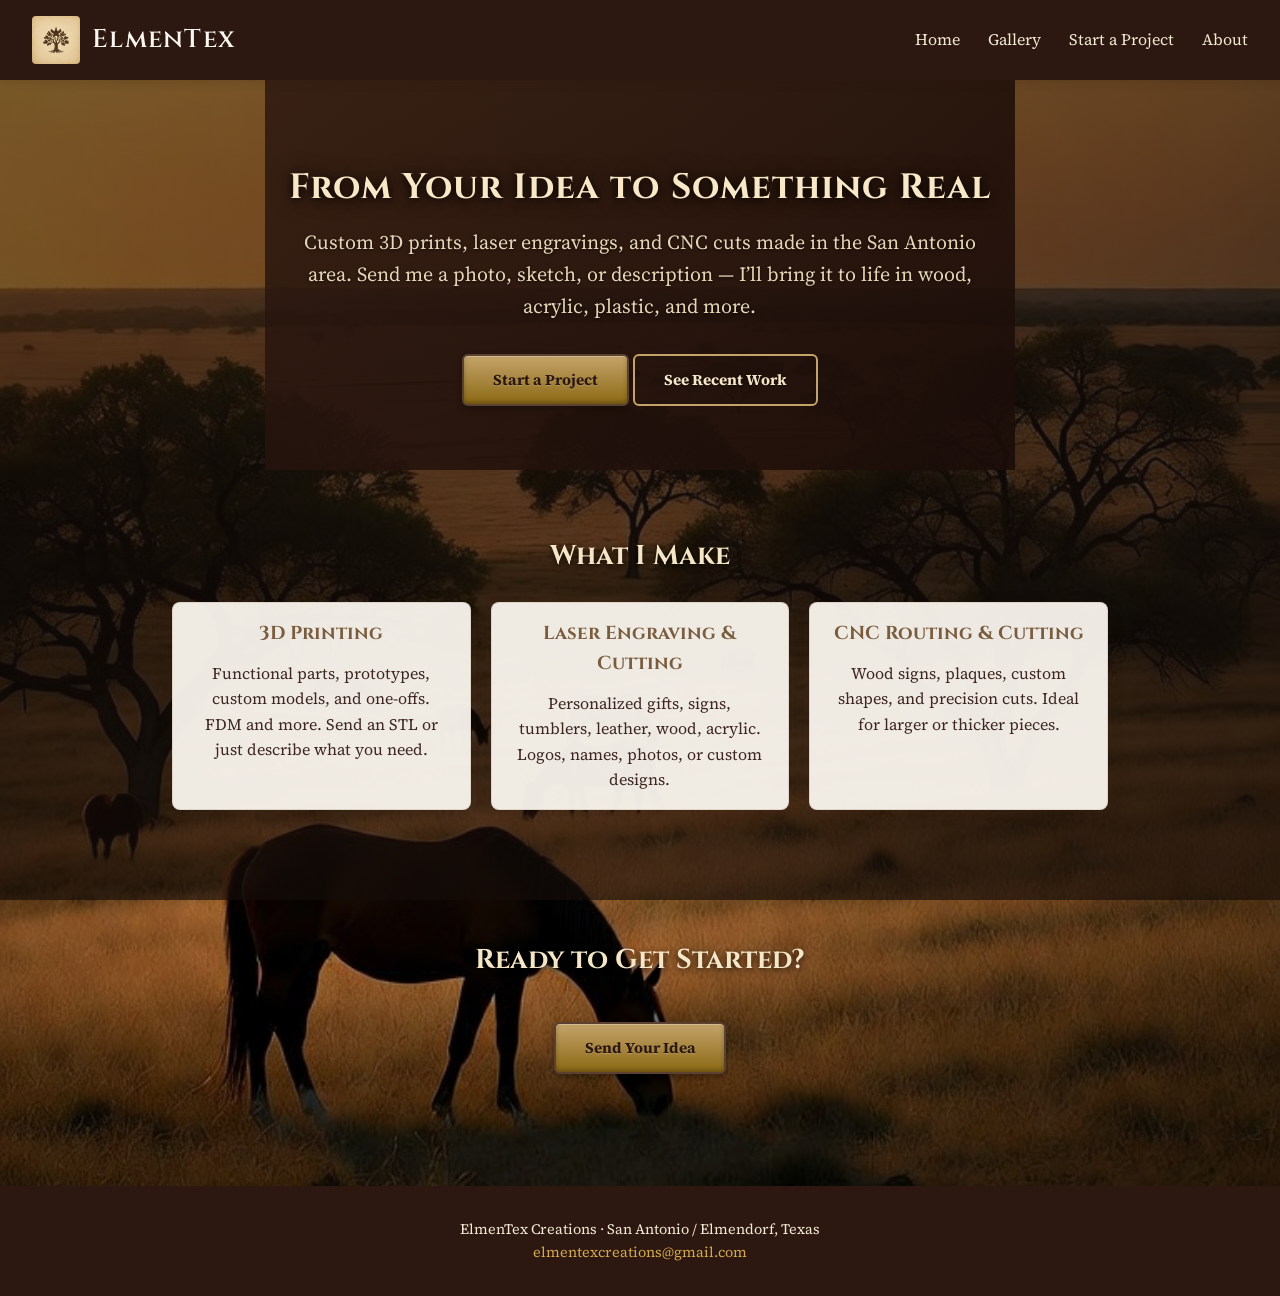
<file: index.html>
<!DOCTYPE html>
<html lang="en">
<head>
  <meta charset="UTF-8">
  <meta name="viewport" content="width=device-width, initial-scale=1.0">
  <title>ElmenTex Creations | Custom 3D Prints, Laser Engraving & CNC</title>
  <link rel="stylesheet" href="css/styles.css">
  <link rel="preconnect" href="https://fonts.googleapis.com">
  <link rel="preconnect" href="https://fonts.gstatic.com" crossorigin>
  <link href="https://fonts.googleapis.com/css2?family=Cinzel:wght@500;600;700&family=Source+Serif+4:opsz,wght@8..60,400;8..60,600&display=swap" rel="stylesheet">
</head>
<body>
  <header>
    <a href="index.html" class="logo">
      <img src="images/logo.jpg" alt="ElmenTex oak tree logo">
      <h1>ElmenTex</h1>
    </a>
    <nav>
      <a href="index.html">Home</a>
      <a href="gallery.html">Gallery</a>
      <a href="request.html">Start a Project</a>
      <a href="about.html">About</a>
    </nav>
  </header>

  <section class="hero">
    <h2>From Your Idea to Something Real</h2>
    <p>Custom 3D prints, laser engravings, and CNC cuts made in the San Antonio area. Send me a photo, sketch, or description — I’ll bring it to life in wood, acrylic, plastic, and more.</p>
    <a href="request.html" class="btn">Start a Project</a>
    <a href="gallery.html" class="btn btn-secondary">See Recent Work</a>
  </section>

  <section>
    <h2>What I Make</h2>
    <div class="services-grid">
      <div class="service-card">
        <h3>3D Printing</h3>
        <p>Functional parts, prototypes, custom models, and one-offs. FDM and more. Send an STL or just describe what you need.</p>
      </div>
      <div class="service-card">
        <h3>Laser Engraving & Cutting</h3>
        <p>Personalized gifts, signs, tumblers, leather, wood, acrylic. Logos, names, photos, or custom designs.</p>
      </div>
      <div class="service-card">
        <h3>CNC Routing & Cutting</h3>
        <p>Wood signs, plaques, custom shapes, and precision cuts. Ideal for larger or thicker pieces.</p>
      </div>
    </div>
  </section>

  <section style="text-align: center;">
    <h2>Ready to Get Started?</h2>
    <a href="request.html" class="btn" style="margin-top: 1.5rem;">Send Your Idea</a>
  </section>

  <footer>
    <p>ElmenTex Creations · San Antonio / Elmendorf, Texas</p>
    <p><a href="mailto:elmentexcreations@gmail.com">elmentexcreations@gmail.com</a></p>
  </footer>
</body>
</html>
</file>
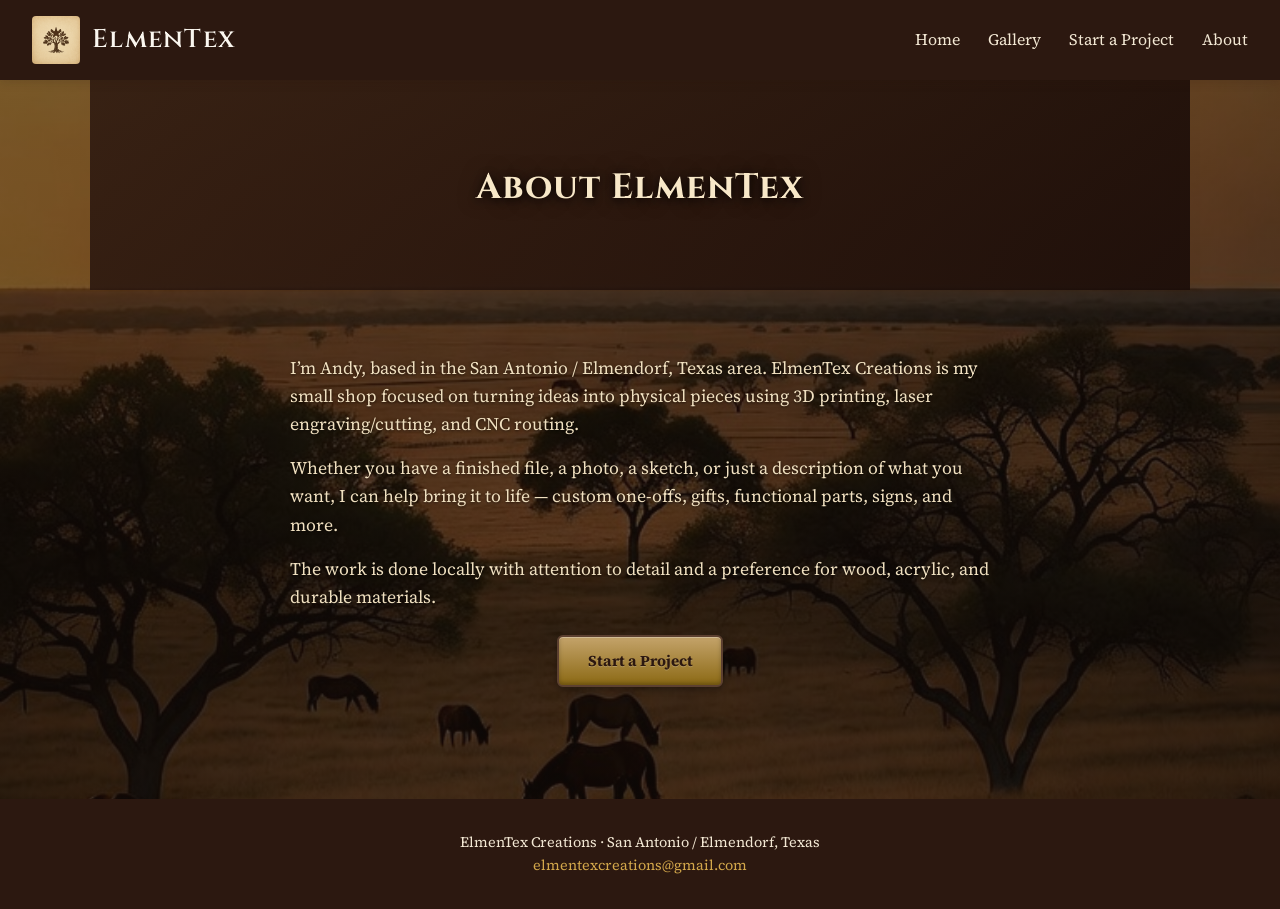
<file: about.html>
<!DOCTYPE html>
<html lang="en">
<head>
  <meta charset="UTF-8">
  <meta name="viewport" content="width=device-width, initial-scale=1.0">
  <title>About | ElmenTex Creations</title>
  <link rel="stylesheet" href="css/styles.css">
  <link href="https://fonts.googleapis.com/css2?family=Cinzel:wght@500;600&family=Source+Serif+4:opsz,wght@8..60,400&display=swap" rel="stylesheet">
</head>
<body>
  <header>
    <a href="index.html" class="logo">
      <img src="images/logo.jpg" alt="ElmenTex oak tree logo">
      <h1>ElmenTex</h1>
    </a>
    <nav>
      <a href="index.html">Home</a>
      <a href="gallery.html">Gallery</a>
      <a href="request.html">Start a Project</a>
      <a href="about.html">About</a>
    </nav>
  </header>

  <main>
    <section class="hero">
      <h2>About ElmenTex</h2>
    </section>

    <section>
      <div style="max-width: 700px; margin: 0 auto; font-size: 1.1rem;">
        <p>I’m Andy, based in the San Antonio / Elmendorf, Texas area. ElmenTex Creations is my small shop focused on turning ideas into physical pieces using 3D printing, laser engraving/cutting, and CNC routing.</p>
        <p style="margin-top: 1rem;">Whether you have a finished file, a photo, a sketch, or just a description of what you want, I can help bring it to life — custom one-offs, gifts, functional parts, signs, and more.</p>
        <p style="margin-top: 1rem;">The work is done locally with attention to detail and a preference for wood, acrylic, and durable materials.</p>
        <p style="margin-top: 1.5rem; text-align: center;"><a href="request.html" class="btn">Start a Project</a></p>
      </div>
    </section>
  </main>

  <footer>
    <p>ElmenTex Creations · San Antonio / Elmendorf, Texas</p>
    <p><a href="mailto:elmentexcreations@gmail.com">elmentexcreations@gmail.com</a></p>
  </footer>
</body>
</html>
</file>
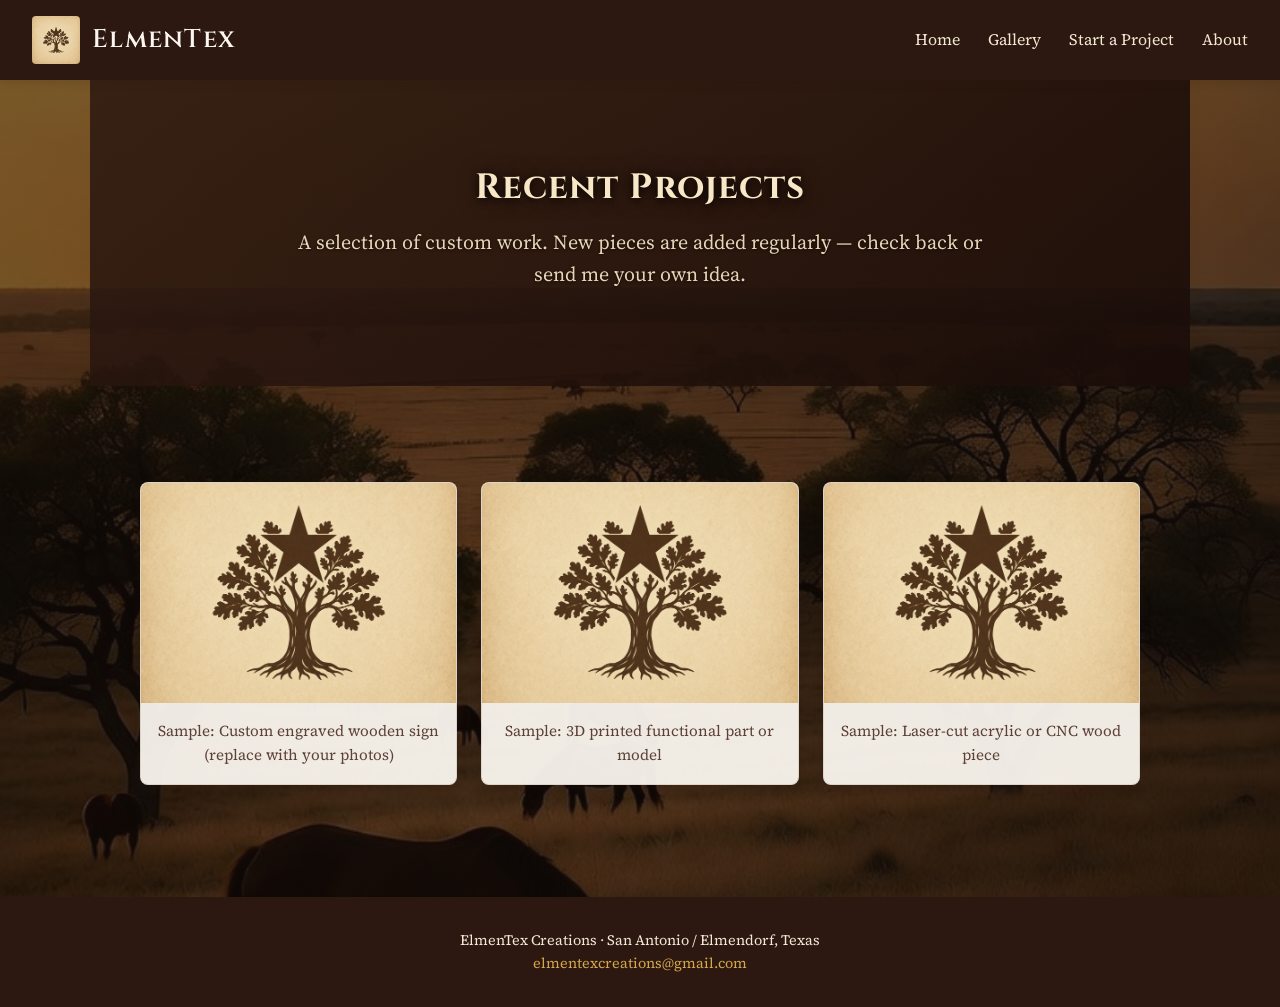
<file: gallery.html>
<!DOCTYPE html>
<html lang="en">
<head>
  <meta charset="UTF-8">
  <meta name="viewport" content="width=device-width, initial-scale=1.0">
  <title>Gallery | ElmenTex Creations</title>
  <link rel="stylesheet" href="css/styles.css">
  <link href="https://fonts.googleapis.com/css2?family=Cinzel:wght@500;600&family=Source+Serif+4:opsz,wght@8..60,400&display=swap" rel="stylesheet">
</head>
<body>
  <header>
    <a href="index.html" class="logo">
      <img src="images/logo.jpg" alt="ElmenTex oak tree logo">
      <h1>ElmenTex</h1>
    </a>
    <nav>
      <a href="index.html">Home</a>
      <a href="gallery.html">Gallery</a>
      <a href="request.html">Start a Project</a>
      <a href="about.html">About</a>
    </nav>
  </header>

  <main>
    <section class="hero">
      <h2>Recent Projects</h2>
      <p>A selection of custom work. New pieces are added regularly — check back or send me your own idea.</p>
    </section>

    <section style="text-align: center;">
      <div class="gallery-grid">
        <!-- Add new projects by copying a .gallery-item block and updating the image src + caption -->
        <!-- Place images in the /images/ folder (e.g. images/project1.jpg) -->

        <div class="gallery-item">
          <img src="images/logo.jpg" alt="Sample project placeholder">
          <p>Sample: Custom engraved wooden sign (replace with your photos)</p>
        </div>

        <div class="gallery-item">
          <img src="images/logo.jpg" alt="Sample project placeholder">
          <p>Sample: 3D printed functional part or model</p>
        </div>

        <div class="gallery-item">
          <img src="images/logo.jpg" alt="Sample project placeholder">
          <p>Sample: Laser-cut acrylic or CNC wood piece</p>
        </div>

        <!-- Add more items here as you complete projects -->
      </div>
    </section>
  </main>

  <footer>
    <p>ElmenTex Creations · San Antonio / Elmendorf, Texas</p>
    <p><a href="mailto:elmentexcreations@gmail.com">elmentexcreations@gmail.com</a></p>
  </footer>
</body>
</html>
</file>
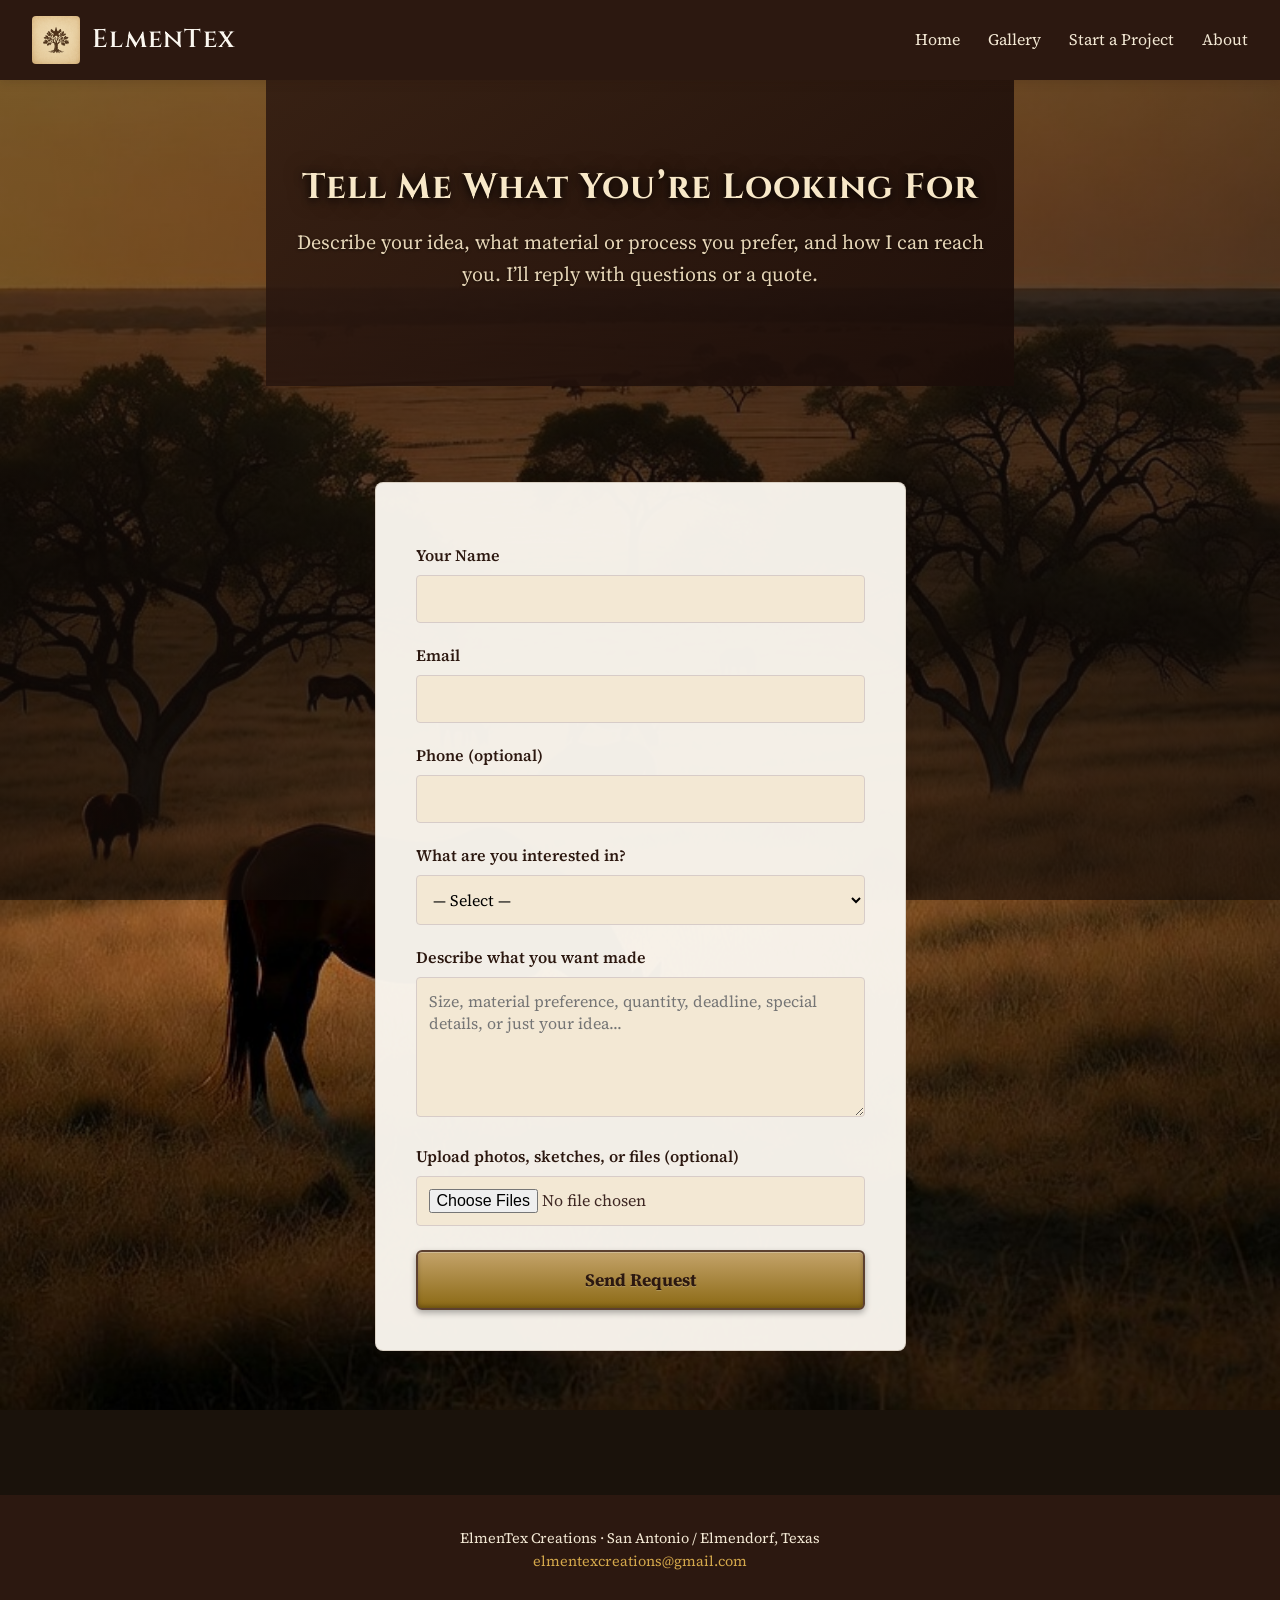
<file: request.html>
<!DOCTYPE html>
<html lang="en">
<head>
  <meta charset="UTF-8">
  <meta name="viewport" content="width=device-width, initial-scale=1.0">
  <title>Start a Project | ElmenTex Creations</title>
  <link rel="stylesheet" href="css/styles.css">
  <link href="https://fonts.googleapis.com/css2?family=Cinzel:wght@500;600&family=Source+Serif+4:opsz,wght@8..60,400;8..60,600&display=swap" rel="stylesheet">
</head>
<body>
  <header>
    <a href="index.html" class="logo">
      <img src="images/logo.jpg" alt="ElmenTex oak tree logo">
      <h1>ElmenTex</h1>
    </a>
    <nav>
      <a href="index.html">Home</a>
      <a href="gallery.html">Gallery</a>
      <a href="request.html">Start a Project</a>
      <a href="about.html">About</a>
    </nav>
  </header>

  <section class="hero">
    <h2>Tell Me What You’re Looking For</h2>
    <p>Describe your idea, what material or process you prefer, and how I can reach you. I’ll reply with questions or a quote.</p>
  </section>

  <section>

    <form action="https://formspree.io/f/xeagvndb" method="POST" enctype="multipart/form-data">
      <label for="name">Your Name</label>
      <input type="text" id="name" name="name" required>

      <label for="email">Email</label>
      <input type="email" id="email" name="email" required>

      <label for="phone">Phone (optional)</label>
      <input type="tel" id="phone" name="phone">

      <label for="service">What are you interested in?</label>
      <select id="service" name="service" required>
        <option value="">— Select —</option>
        <option value="3D Print">3D Print</option>
        <option value="Laser Engraving / Cutting">Laser Engraving / Cutting</option>
        <option value="CNC Cut">CNC Cut</option>
        <option value="Not sure / Combination">Not sure / Combination</option>
      </select>

      <label for="description">Describe what you want made</label>
      <textarea id="description" name="description" placeholder="Size, material preference, quantity, deadline, special details, or just your idea..." required></textarea>

      <label for="upload">Upload photos, sketches, or files (optional)</label>
      <input type="file" id="upload" name="upload" accept="image/*,.stl,.pdf,.ai,.svg,.dxf" multiple>

      <!-- Honeypot for spam -->
      <input type="text" name="_gotcha" style="display:none">

      <button type="submit">Send Request</button>
    </form>
  </section>

  <footer>
    <p>ElmenTex Creations · San Antonio / Elmendorf, Texas</p>
    <p><a href="mailto:elmentexcreations@gmail.com">elmentexcreations@gmail.com</a></p>
  </footer>
</body>
</html>
</file>
<file: css/styles.css>
/* ElmenTex - Rustic Western Theme */
:root {
  --parchment: #f3e8d4;
  --parchment-dark: #e6d5b8;
  --deep-brown: #2c1810;
  --oak: #7a5c3e;
  --oak-light: #9a7b5c;
  --brass: #d4a84b;
  --brass-dark: #b8903a;
  --text: #3e2723;
  --text-light: #5d4037;
  --white: #faf6ef;
  --shadow: rgba(44, 24, 16, 0.18);
  --wood-warm: #c9a87c;
}

* {
  box-sizing: border-box;
  margin: 0;
  padding: 0;
}

html, body {
  height: 100%;
}

body {
  font-family: 'Source Serif 4', Georgia, serif;
  background-color: #1a120b;
  color: var(--text);
  line-height: 1.6;
  background-image: 
    linear-gradient(rgba(20, 12, 8, 0.55), rgba(20, 12, 8, 0.65)),
    url("../images/background.jpg");
  background-size: cover;
  background-position: center;
  background-attachment: fixed;
  background-repeat: no-repeat;
  display: flex;
  flex-direction: column;
  min-height: 100vh;
}

main {
  flex: 1;
}

header {
  background: var(--deep-brown);
  color: var(--white);
  padding: 1rem 2rem;
  display: flex;
  justify-content: space-between;
  align-items: center;
  position: sticky;
  top: 0;
  z-index: 100;
  box-shadow: 0 2px 10px var(--shadow);
}

.logo {
  display: flex;
  align-items: center;
  gap: 0.75rem;
  text-decoration: none;
  color: var(--white);
}

.logo img {
  height: 48px;
  width: 48px;
  border-radius: 4px;
  object-fit: cover;
}

.logo h1 {
  font-family: 'Cinzel', serif;
  font-size: 1.6rem;
  font-weight: 600;
  letter-spacing: 0.05em;
}

nav a {
  color: var(--parchment);
  text-decoration: none;
  margin-left: 1.5rem;
  font-family: 'Source Serif 4', serif;
  font-size: 1rem;
  transition: color 0.2s;
}

nav a:hover {
  color: var(--brass);
}

.hero {
  background: linear-gradient(135deg, rgba(44, 24, 16, 0.85) 0%, rgba(26, 12, 8, 0.9) 100%);
  color: #f5e6c8;
  text-align: center;
  padding: 5rem 1.5rem 4rem;
  position: relative;
}

.hero h2 {
  font-family: 'Cinzel', serif;
  font-size: 2.2rem;
  margin-bottom: 0.6rem;
  letter-spacing: 0.03em;
  color: #f8e8c8;
  text-shadow: 0 2px 8px rgba(0,0,0,0.8), 0 0 20px rgba(0,0,0,0.5);
}

.hero p {
  font-size: 1.25rem;
  max-width: 700px;
  margin: 0 auto 2rem;
  opacity: 0.95;
}

.btn {
  display: inline-block;
  background: linear-gradient(180deg, #c4a36a 0%, #8b6914 100%);
  color: #2c1810;
  padding: 0.75rem 1.8rem;
  text-decoration: none;
  font-weight: 700;
  border-radius: 6px;
  border: 2px solid #5c4030;
  box-shadow: 
    inset 0 1px 0 rgba(255,255,255,0.3),
    inset 0 -2px 4px rgba(0,0,0,0.25),
    0 3px 6px rgba(0,0,0,0.3);
  transition: all 0.15s;
  font-family: 'Source Serif 4', serif;
  text-shadow: 0 1px 0 rgba(255,255,255,0.2);
  position: relative;
  font-size: 0.95rem;
}

.btn:hover {
  background: linear-gradient(180deg, #d4b37a 0%, #9a7918 100%);
  transform: translateY(-1px);
  box-shadow: 
    inset 0 1px 0 rgba(255,255,255,0.35),
    inset 0 -2px 4px rgba(0,0,0,0.3),
    0 4px 8px rgba(0,0,0,0.35);
}

.btn-secondary {
  background: transparent;
  border: 2px solid #c4a36a;
  color: #f5e6c8;
  box-shadow: none;
  text-shadow: 0 1px 2px rgba(0,0,0,0.6);
}

.btn-secondary:hover {
  background: rgba(196, 163, 106, 0.2);
  color: #fff;
  border-color: #d4b37a;
}

/* Lighten standalone page text over the dark background */
section {
  padding: 4rem 1.5rem;
  max-width: 1100px;
  margin: 0 auto;
}

section > p,
section > div > p {
  color: #f0e0c0;
  text-shadow: 0 1px 3px rgba(0,0,0,0.6);
}

h2 {
  font-family: 'Cinzel', serif;
  font-size: 1.7rem;
  color: #f5e6c8;
  margin-bottom: 1rem;
  text-align: center;
  text-shadow: 0 2px 6px rgba(0,0,0,0.75);
}

.services-grid {
  display: grid;
  grid-template-columns: repeat(auto-fit, minmax(240px, 1fr));
  gap: 1.25rem;
  margin-top: 1.5rem;
}

.service-card {
  background: rgba(250, 246, 239, 0.95);
  padding: 1rem 1.25rem;
  border-radius: 8px;
  box-shadow: 0 4px 15px var(--shadow);
  text-align: center;
  border-top: 4px solid var(--oak);
  border: 1px solid rgba(122, 92, 62, 0.15);
}

.service-card h3 {
  font-family: 'Cinzel', serif;
  color: var(--oak);
  margin-bottom: 0.75rem;
}

.gallery-grid {
  display: grid;
  grid-template-columns: repeat(auto-fill, minmax(260px, 1fr));
  gap: 1.5rem;
  margin: 2rem auto 0;
  max-width: 1000px;
  justify-items: center;
}

.gallery-item {
  background: rgba(250, 246, 239, 0.95);
  border-radius: 8px;
  overflow: hidden;
  box-shadow: 0 4px 12px var(--shadow);
  transition: transform 0.2s;
  border: 1px solid rgba(122, 92, 62, 0.15);
}

.gallery-item:hover {
  transform: translateY(-4px);
}

.gallery-item img {
  width: 100%;
  height: 220px;
  object-fit: cover;
  display: block;
}

.gallery-item p {
  padding: 1rem;
  font-size: 0.95rem;
  color: var(--text-light);
}

form {
  background: rgba(250, 246, 239, 0.97);
  padding: 2.5rem;
  border-radius: 8px;
  box-shadow: 0 4px 15px var(--shadow);
  max-width: 700px;
  margin: 2rem auto;
  border: 1px solid rgba(122, 92, 62, 0.2);
}

label {
  display: block;
  margin-top: 1.25rem;
  font-weight: 600;
  color: var(--deep-brown);
}

input, select, textarea {
  width: 100%;
  padding: 0.75rem;
  margin-top: 0.4rem;
  border: 1px solid #d7ccc8;
  border-radius: 4px;
  font-family: inherit;
  font-size: 1rem;
  background: var(--parchment);
}

textarea {
  min-height: 140px;
  resize: vertical;
}

input:focus, select:focus, textarea:focus {
  outline: 2px solid var(--oak);
  border-color: var(--oak);
}

button[type="submit"] {
  margin-top: 1.5rem;
  width: 100%;
  padding: 1rem;
  background: linear-gradient(180deg, #c4a36a 0%, #8b6914 100%);
  color: #2c1810;
  border: 2px solid #5c4030;
  border-radius: 6px;
  font-size: 1.1rem;
  font-weight: 700;
  cursor: pointer;
  font-family: inherit;
  box-shadow: 
    inset 0 1px 0 rgba(255,255,255,0.3),
    inset 0 -2px 4px rgba(0,0,0,0.25),
    0 3px 6px rgba(0,0,0,0.3);
  text-shadow: 0 1px 0 rgba(255,255,255,0.2);
  transition: all 0.15s;
}

button[type="submit"]:hover {
  background: linear-gradient(180deg, #d4b37a 0%, #9a7918 100%);
  transform: translateY(-1px);
}

footer {
  background: var(--deep-brown);
  color: var(--parchment);
  text-align: center;
  padding: 2rem;
  margin-top: 3rem;
  font-size: 0.9rem;
}

footer a {
  color: var(--brass);
  text-decoration: none;
}

.note {
  background: var(--parchment-dark);
  padding: 1rem;
  border-left: 4px solid var(--brass);
  margin: 1.5rem 0;
  border-radius: 0 4px 4px 0;
  font-size: 0.95rem;
}

@media (max-width: 700px) {
  header {
    flex-direction: column;
    gap: 1rem;
  }
  nav a {
    margin: 0 0.75rem;
  }
  .hero h2 {
    font-size: 2rem;
  }
  .btn-secondary {
    margin-left: 0;
    margin-top: 1rem;
    display: block;
  }
}
</file>
